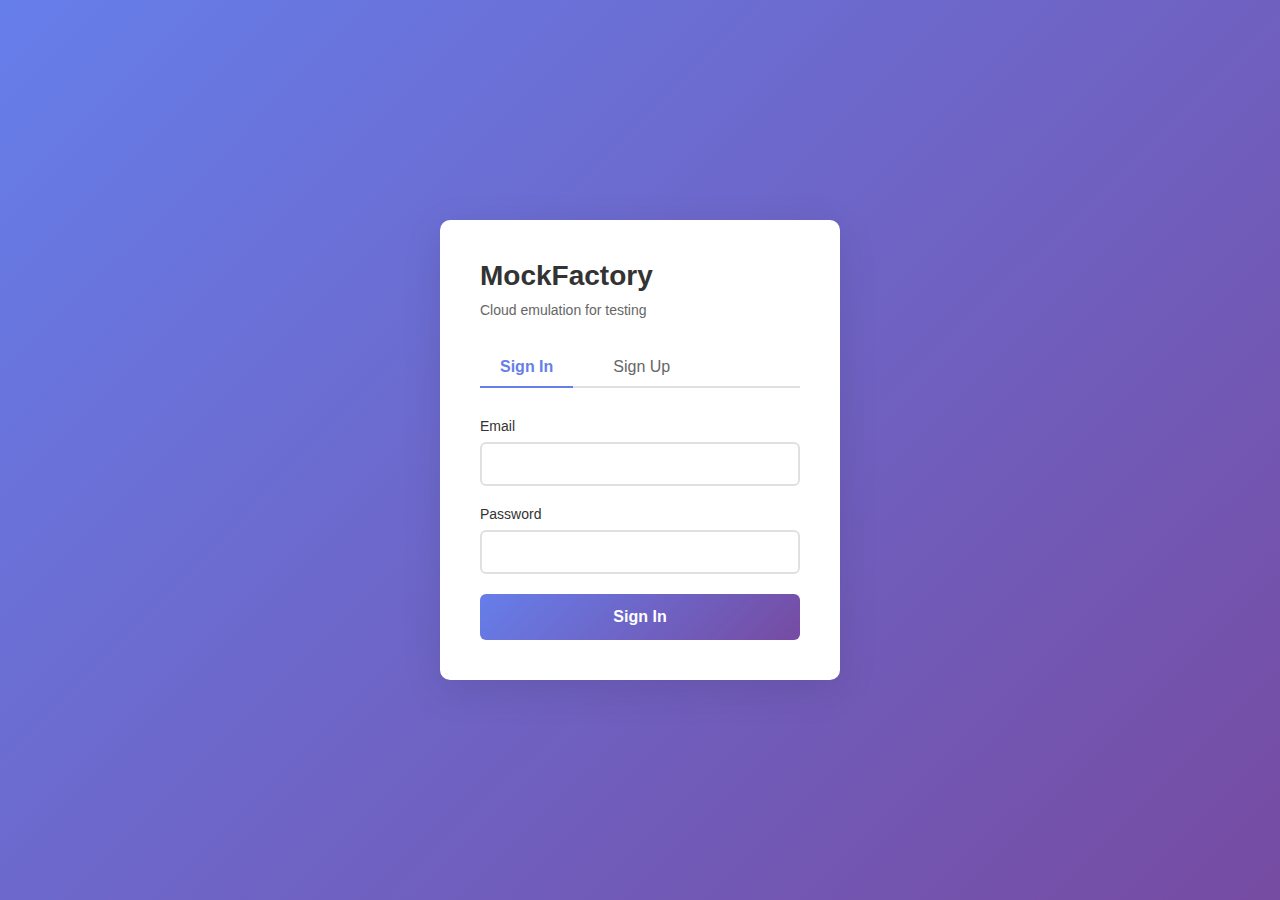
<file: frontend/login.html>
<!DOCTYPE html>
<html lang="en">
<head>
    <meta charset="UTF-8">
    <meta name="viewport" content="width=device-width, initial-scale=1.0">
    <title>Login - MockFactory</title>
    <style>
        * { margin: 0; padding: 0; box-sizing: border-box; }
        body {
            font-family: -apple-system, BlinkMacSystemFont, 'Segoe UI', Roboto, Oxygen, Ubuntu, Cantarell, sans-serif;
            background: linear-gradient(135deg, #667eea 0%, #764ba2 100%);
            min-height: 100vh;
            display: flex;
            align-items: center;
            justify-content: center;
            padding: 20px;
        }
        .container {
            background: white;
            border-radius: 10px;
            box-shadow: 0 10px 40px rgba(0,0,0,0.1);
            max-width: 400px;
            width: 100%;
            padding: 40px;
        }
        h1 {
            color: #333;
            margin-bottom: 10px;
            font-size: 28px;
        }
        .subtitle {
            color: #666;
            margin-bottom: 30px;
            font-size: 14px;
        }
        .tabs {
            display: flex;
            gap: 20px;
            margin-bottom: 30px;
            border-bottom: 2px solid #e0e0e0;
        }
        .tab {
            padding: 10px 20px;
            cursor: pointer;
            color: #666;
            border-bottom: 2px solid transparent;
            margin-bottom: -2px;
            transition: all 0.3s;
        }
        .tab.active {
            color: #667eea;
            border-bottom-color: #667eea;
            font-weight: 600;
        }
        .form {
            display: none;
        }
        .form.active {
            display: block;
        }
        .form-group {
            margin-bottom: 20px;
        }
        label {
            display: block;
            margin-bottom: 8px;
            color: #333;
            font-weight: 500;
            font-size: 14px;
        }
        input {
            width: 100%;
            padding: 12px;
            border: 2px solid #e0e0e0;
            border-radius: 6px;
            font-size: 14px;
            transition: border-color 0.3s;
        }
        input:focus {
            outline: none;
            border-color: #667eea;
        }
        button {
            width: 100%;
            padding: 14px;
            background: linear-gradient(135deg, #667eea 0%, #764ba2 100%);
            color: white;
            border: none;
            border-radius: 6px;
            font-size: 16px;
            font-weight: 600;
            cursor: pointer;
            transition: transform 0.2s;
        }
        button:hover {
            transform: translateY(-2px);
        }
        button:active {
            transform: translateY(0);
        }
        .error {
            background: #fee;
            color: #c33;
            padding: 12px;
            border-radius: 6px;
            margin-bottom: 20px;
            display: none;
            font-size: 14px;
        }
        .error.show {
            display: block;
        }
        .success {
            background: #efe;
            color: #3c3;
            padding: 12px;
            border-radius: 6px;
            margin-bottom: 20px;
            display: none;
            font-size: 14px;
        }
        .success.show {
            display: block;
        }
    </style>
</head>
<body>
    <div class="container">
        <h1>MockFactory</h1>
        <p class="subtitle">Cloud emulation for testing</p>

        <div class="tabs">
            <div class="tab active" onclick="switchTab('signin')">Sign In</div>
            <div class="tab" onclick="switchTab('signup')">Sign Up</div>
        </div>

        <div id="error" class="error"></div>
        <div id="success" class="success"></div>

        <!-- Sign In Form -->
        <form id="signin-form" class="form active" onsubmit="handleSignIn(event)">
            <div class="form-group">
                <label for="signin-email">Email</label>
                <input type="email" id="signin-email" required autocomplete="email">
            </div>
            <div class="form-group">
                <label for="signin-password">Password</label>
                <input type="password" id="signin-password" required autocomplete="current-password">
            </div>
            <button type="submit">Sign In</button>
        </form>

        <!-- Sign Up Form -->
        <form id="signup-form" class="form" onsubmit="handleSignUp(event)">
            <div class="form-group">
                <label for="signup-email">Email</label>
                <input type="email" id="signup-email" required autocomplete="email">
            </div>
            <div class="form-group">
                <label for="signup-password">Password</label>
                <input type="password" id="signup-password" required autocomplete="new-password" minlength="8">
            </div>
            <button type="submit">Create Account</button>
        </form>
    </div>

    <script>
        function switchTab(tab) {
            // Update tabs
            document.querySelectorAll('.tab').forEach(t => t.classList.remove('active'));
            document.querySelector(`.tab:nth-child(${tab === 'signin' ? 1 : 2})`).classList.add('active');

            // Update forms
            document.querySelectorAll('.form').forEach(f => f.classList.remove('active'));
            document.getElementById(`${tab}-form`).classList.add('active');

            // Clear messages
            hideError();
            hideSuccess();
        }

        function showError(message) {
            const errorEl = document.getElementById('error');
            errorEl.textContent = message;
            errorEl.classList.add('show');
        }

        function hideError() {
            const errorEl = document.getElementById('error');
            errorEl.classList.remove('show');
        }

        function showSuccess(message) {
            const successEl = document.getElementById('success');
            successEl.textContent = message;
            successEl.classList.add('show');
        }

        function hideSuccess() {
            const successEl = document.getElementById('success');
            successEl.classList.remove('show');
        }

        async function handleSignIn(event) {
            event.preventDefault();
            hideError();
            hideSuccess();

            const email = document.getElementById('signin-email').value;
            const password = document.getElementById('signin-password').value;

            try {
                const response = await fetch('/api/v1/auth/signin', {
                    method: 'POST',
                    headers: { 'Content-Type': 'application/json' },
                    body: JSON.stringify({ email, password })
                });

                const data = await response.json();

                if (!response.ok) {
                    throw new Error(data.detail || 'Sign in failed');
                }

                // Store token
                localStorage.setItem('token', data.access_token);
                localStorage.setItem('user', JSON.stringify(data.user));

                // Redirect to dashboard
                window.location.href = '/dashboard.html';

            } catch (error) {
                showError(error.message);
            }
        }

        async function handleSignUp(event) {
            event.preventDefault();
            hideError();
            hideSuccess();

            const email = document.getElementById('signup-email').value;
            const password = document.getElementById('signup-password').value;

            if (password.length < 8) {
                showError('Password must be at least 8 characters');
                return;
            }

            try {
                const response = await fetch('/api/v1/auth/signup', {
                    method: 'POST',
                    headers: { 'Content-Type': 'application/json' },
                    body: JSON.stringify({ email, password })
                });

                const data = await response.json();

                if (!response.ok) {
                    throw new Error(data.detail || 'Sign up failed');
                }

                // Store token
                localStorage.setItem('token', data.access_token);
                localStorage.setItem('user', JSON.stringify(data.user));

                // Redirect to dashboard
                window.location.href = '/dashboard.html';

            } catch (error) {
                showError(error.message);
            }
        }
    </script>
</body>
</html>
</file>
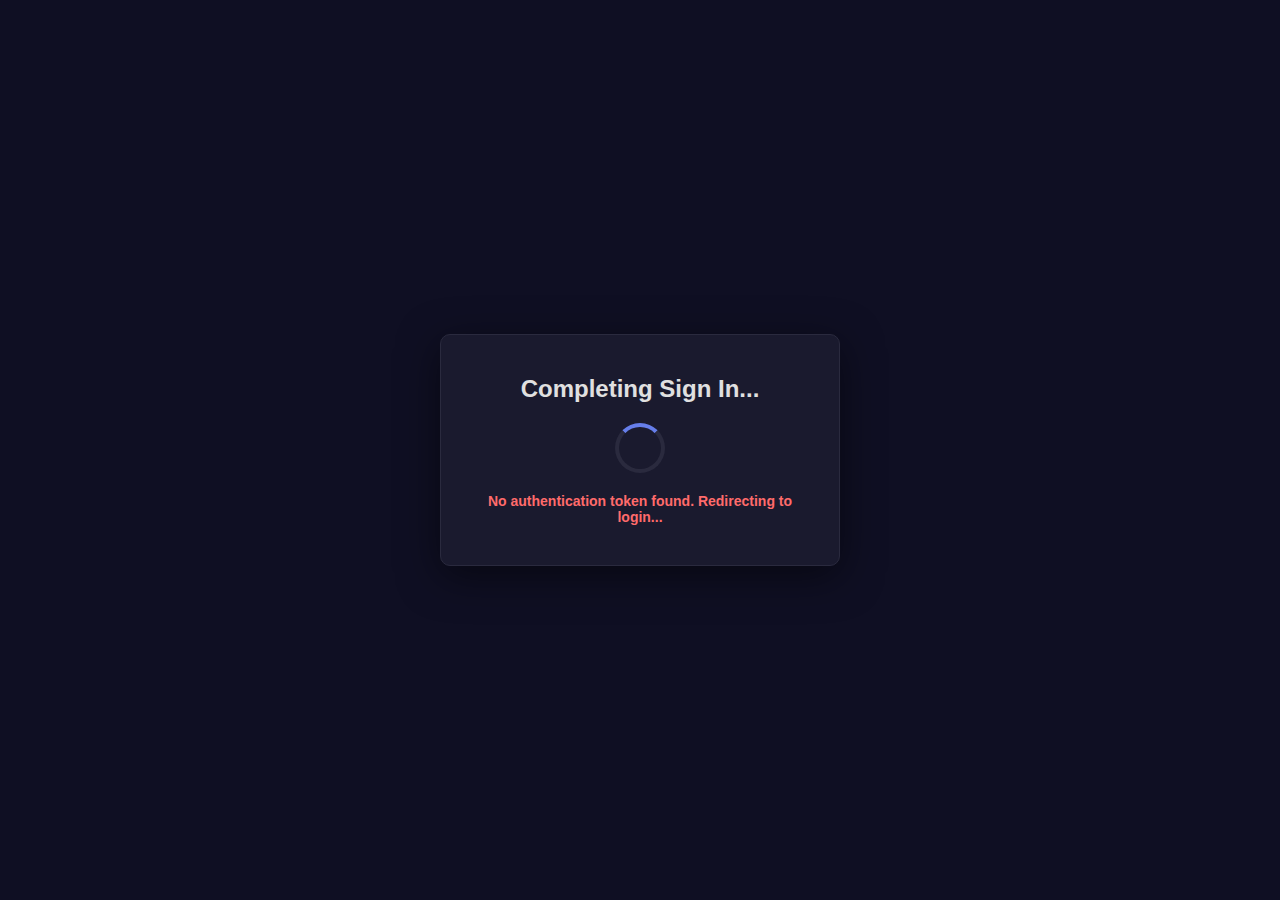
<file: frontend/auth/callback.html>
<!DOCTYPE html>
<html lang="en">
<head>
    <meta charset="UTF-8">
    <meta name="viewport" content="width=device-width, initial-scale=1.0">
    <title>Authenticating - MockFactory</title>
    <style>
        * { margin: 0; padding: 0; box-sizing: border-box; }
        body {
            font-family: -apple-system, BlinkMacSystemFont, 'Segoe UI', Roboto, Oxygen, Ubuntu, Cantarell, sans-serif;
            background: #0f0f23;
            min-height: 100vh;
            display: flex;
            align-items: center;
            justify-content: center;
            padding: 20px;
        }
        .container {
            background: #1a1a2e;
            border-radius: 10px;
            box-shadow: 0 10px 40px rgba(0,0,0,0.5);
            max-width: 400px;
            width: 100%;
            padding: 40px;
            text-align: center;
            border: 1px solid #2a2a3e;
        }
        h1 {
            color: #e0e0e0;
            margin-bottom: 20px;
            font-size: 24px;
        }
        .spinner {
            border: 4px solid #2a2a3e;
            border-top: 4px solid #667eea;
            border-radius: 50%;
            width: 50px;
            height: 50px;
            animation: spin 1s linear infinite;
            margin: 20px auto;
        }
        @keyframes spin {
            0% { transform: rotate(0deg); }
            100% { transform: rotate(360deg); }
        }
        .message {
            color: #a0a0b0;
            font-size: 14px;
            margin-top: 20px;
        }
        .error {
            color: #ff6b6b;
            font-weight: 600;
        }
    </style>
</head>
<body>
    <div class="container">
        <h1>Completing Sign In...</h1>
        <div class="spinner"></div>
        <p class="message" id="message">Please wait while we authenticate you</p>
    </div>

    <script>
        // Get token from URL query parameter
        const urlParams = new URLSearchParams(window.location.search);
        const token = urlParams.get('token');

        if (token) {
            // Store token in localStorage
            localStorage.setItem('mf_token', token);

            // Fetch user info
            fetch('/api/v1/auth/me', {
                headers: {
                    'Authorization': `Bearer ${token}`
                }
            })
            .then(response => response.json())
            .then(user => {
                // Store user info
                localStorage.setItem('mf_user', JSON.stringify(user));

                // Show success message briefly
                document.getElementById('message').textContent = 'Success! Redirecting to dashboard...';

                // Redirect to dashboard
                setTimeout(() => {
                    window.location.href = '/app.html';
                }, 500);
            })
            .catch(error => {
                console.error('Error fetching user info:', error);
                document.getElementById('message').innerHTML =
                    '<span class="error">Authentication failed. Redirecting to login...</span>';
                setTimeout(() => {
                    window.location.href = '/login.html';
                }, 2000);
            });
        } else {
            // No token found, redirect to login
            document.getElementById('message').innerHTML =
                '<span class="error">No authentication token found. Redirecting to login...</span>';
            setTimeout(() => {
                window.location.href = '/login.html';
            }, 2000);
        }
    </script>
</body>
</html>
</file>
